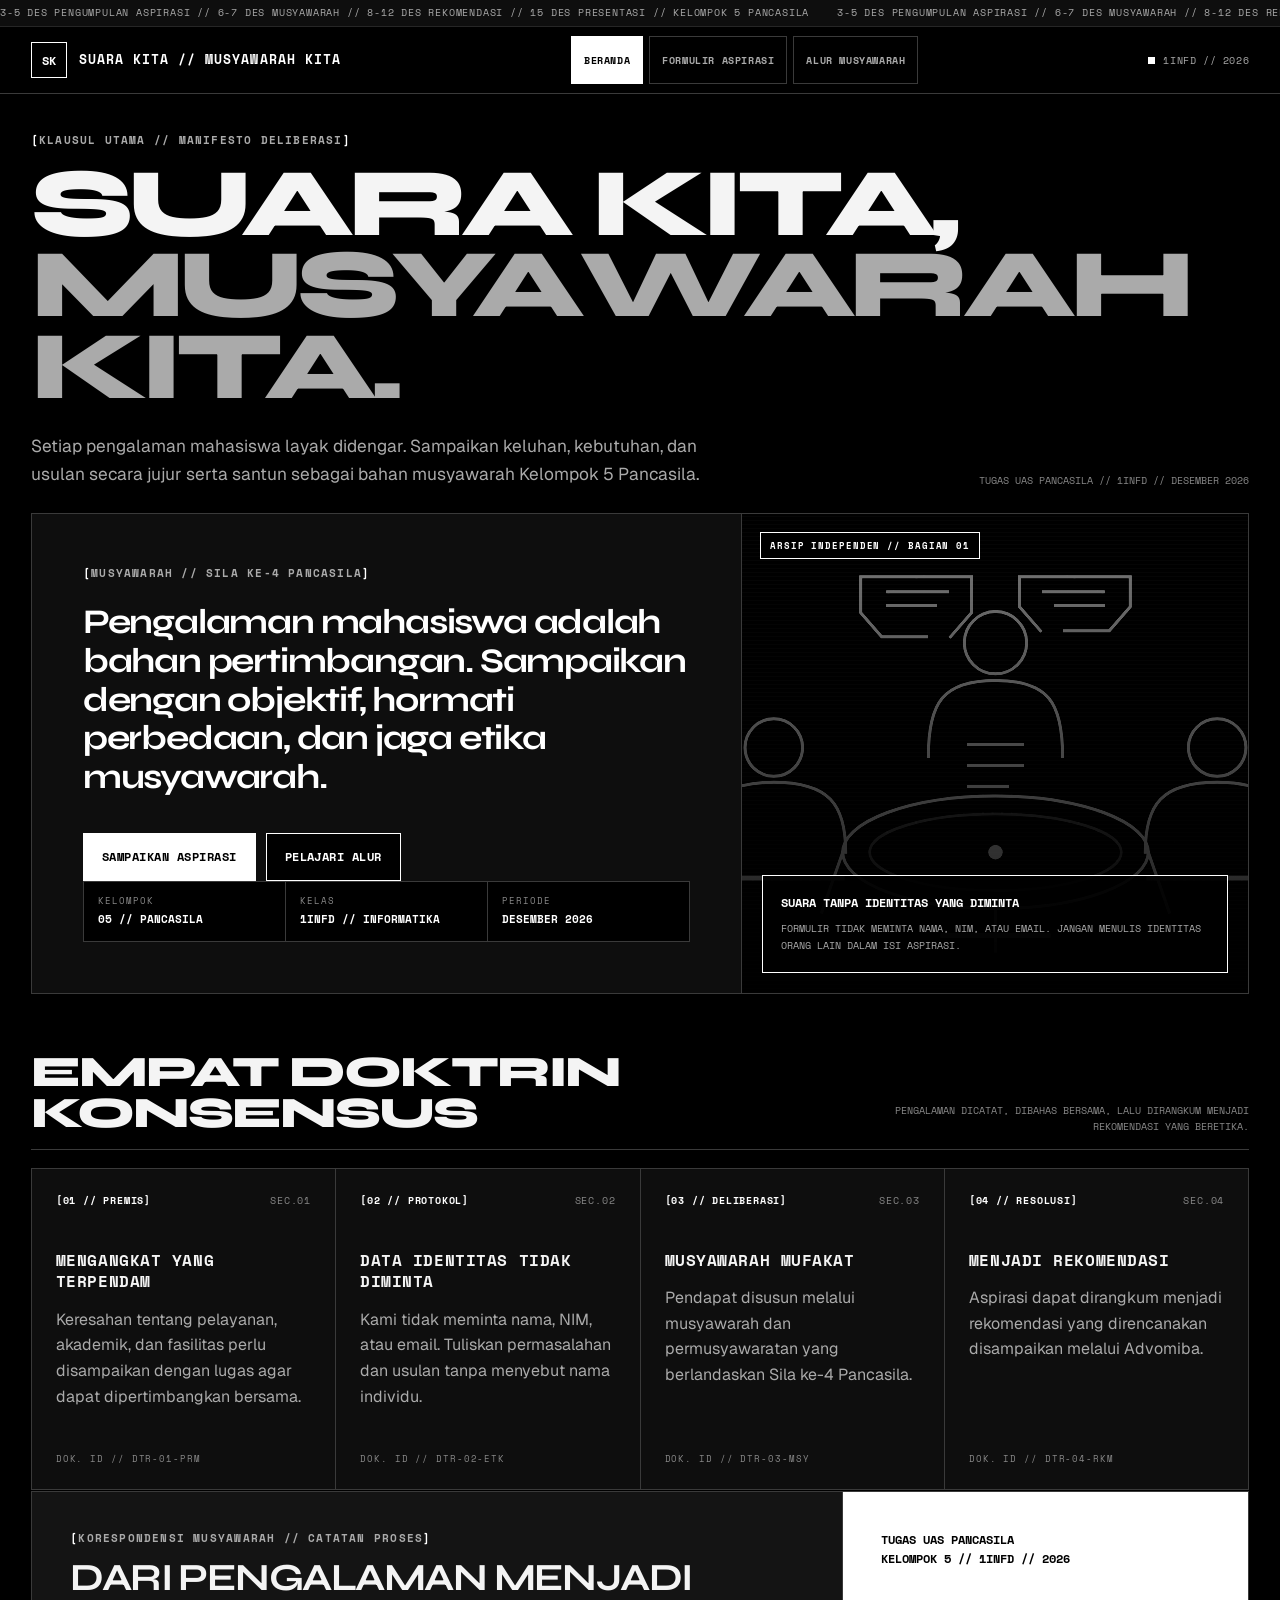
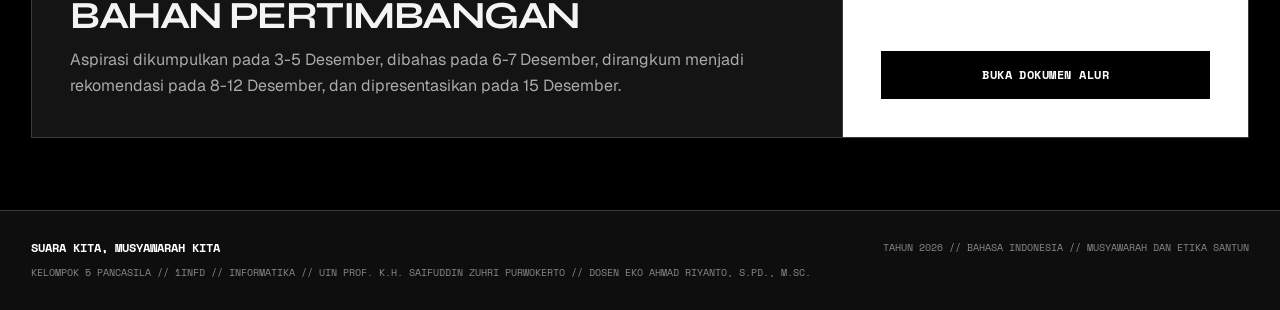
<file: index.html>
<!DOCTYPE html>
<html lang="id">
<head>
  <meta charset="UTF-8">
  <meta name="viewport" content="width=device-width, initial-scale=1.0">
  <meta name="theme-color" content="#000000">
  <meta name="description" content="Saluran aspirasi mahasiswa 1INFD untuk tugas UAS Pancasila Kelompok 5.">
  <title>Suara Kita, Musyawarah Kita</title>
  <link rel="preconnect" href="https://fonts.googleapis.com">
  <link rel="preconnect" href="https://fonts.gstatic.com" crossorigin>
  <link href="https://fonts.googleapis.com/css2?family=Geist:wght@400;500;700&family=Space+Mono:wght@400;700&family=Syne:wght@700;800&display=swap" rel="stylesheet">
  <link rel="stylesheet" href="css/style.css">
</head>
<body>
  <a class="skip-link" href="#konten">Lewati ke konten</a>

  <header class="site-header">
    <div class="ticker" aria-label="Agenda kegiatan">
      <div class="ticker-track">
        <div class="ticker-group"><span>3-5 DES PENGUMPULAN ASPIRASI // 6-7 DES MUSYAWARAH // 8-12 DES REKOMENDASI // 15 DES PRESENTASI // KELOMPOK 5 PANCASILA</span></div>
        <div class="ticker-group" aria-hidden="true"><span>3-5 DES PENGUMPULAN ASPIRASI // 6-7 DES MUSYAWARAH // 8-12 DES REKOMENDASI // 15 DES PRESENTASI // KELOMPOK 5 PANCASILA</span></div>
      </div>
    </div>
    <div class="nav-shell">
      <a class="brand" href="index.html" aria-label="Beranda Suara Kita">
        <span class="brand-mark">SK</span>
        <span class="brand-text">Suara Kita // Musyawarah Kita</span>
      </a>
      <nav class="site-nav" aria-label="Navigasi utama">
        <a href="index.html" aria-current="page">Beranda</a>
        <a href="form.html">Formulir Aspirasi</a>
        <a href="info.html">Alur Musyawarah</a>
      </nav>
      <span class="header-code">1INFD // 2026</span>
    </div>
  </header>

  <main class="page" id="konten">
    <section class="masthead" aria-labelledby="hero-title">
      <p class="page-kicker">Klausul utama // Manifesto deliberasi</p>
      <h1 class="display" id="hero-title">Suara Kita,<span>Musya<wbr>warah <wbr>Kita.</span></h1>
      <div class="masthead-bottom">
        <p class="lead">Setiap pengalaman mahasiswa layak didengar. Sampaikan keluhan, kebutuhan, dan usulan secara jujur serta santun sebagai bahan musyawarah Kelompok 5 Pancasila.</p>
        <p class="masthead-code">Tugas UAS Pancasila // 1INFD // Desember 2026</p>
      </div>
    </section>

    <section class="hero-grid" aria-label="Manifesto dan saluran aspirasi">
      <div class="hero-main">
        <div>
          <p class="page-kicker">Musyawarah // Sila ke-4 Pancasila</p>
          <p class="hero-statement">Pengalaman mahasiswa adalah bahan pertimbangan. Sampaikan dengan objektif, hormati perbedaan, dan jaga etika musyawarah.</p>
        </div>
        <div>
          <div class="hero-actions">
            <a class="btn" href="form.html">Sampaikan aspirasi</a>
            <a class="btn secondary" href="info.html">Pelajari alur</a>
          </div>
          <div class="hero-meta" aria-label="Identitas kegiatan">
            <div><span>Kelompok</span><strong>05 // Pancasila</strong></div>
            <div><span>Kelas</span><strong>1INFD // Informatika</strong></div>
            <div><span>Periode</span><strong>Desember 2026</strong></div>
          </div>
        </div>
      </div>

      <figure class="hero-archive">
        <div class="archive-image">
          <img src="assets/suara.svg" alt="Ilustrasi forum musyawarah mahasiswa di sekitar meja">
        </div>
        <span class="archive-tag">Arsip independen // Bagian 01</span>
        <figcaption class="archive-copy">
          <strong>Suara tanpa identitas yang diminta</strong>
          <p>Formulir tidak meminta nama, NIM, atau email. Jangan menulis identitas orang lain dalam isi aspirasi.</p>
        </figcaption>
      </figure>
    </section>

    <div class="section-header">
      <h2>Empat doktrin konsensus</h2>
      <p>Pengalaman dicatat, dibahas bersama, lalu dirangkum menjadi rekomendasi yang beretika.</p>
    </div>

    <section class="doctrine-grid" aria-label="Empat gagasan utama">
      <article class="doctrine">
        <div class="doctrine-index"><strong>[01 // PREMIS]</strong><span>SEC.01</span></div>
        <h3>Mengangkat yang terpendam</h3>
        <p>Keresahan tentang pelayanan, akademik, dan fasilitas perlu disampaikan dengan lugas agar dapat dipertimbangkan bersama.</p>
        <span class="doc-id">DOK. ID // DTR-01-PRM</span>
      </article>
      <article class="doctrine">
        <div class="doctrine-index"><strong>[02 // PROTOKOL]</strong><span>SEC.02</span></div>
        <h3>Data identitas tidak diminta</h3>
        <p>Kami tidak meminta nama, NIM, atau email. Tuliskan permasalahan dan usulan tanpa menyebut nama individu.</p>
        <span class="doc-id">DOK. ID // DTR-02-ETK</span>
      </article>
      <article class="doctrine">
        <div class="doctrine-index"><strong>[03 // DELIBERASI]</strong><span>SEC.03</span></div>
        <h3>Musyawarah mufakat</h3>
        <p>Pendapat disusun melalui musyawarah dan permusyawaratan yang berlandaskan Sila ke-4 Pancasila.</p>
        <span class="doc-id">DOK. ID // DTR-03-MSY</span>
      </article>
      <article class="doctrine">
        <div class="doctrine-index"><strong>[04 // RESOLUSI]</strong><span>SEC.04</span></div>
        <h3>Menjadi rekomendasi</h3>
        <p>Aspirasi dapat dirangkum menjadi rekomendasi yang direncanakan disampaikan melalui Advomiba.</p>
        <span class="doc-id">DOK. ID // DTR-04-RKM</span>
      </article>
    </section>

    <section class="home-log" aria-label="Informasi pengolahan aspirasi">
      <div class="log-copy">
        <p class="page-kicker">Korespondensi musyawarah // Catatan proses</p>
        <h2>Dari pengalaman menjadi bahan pertimbangan</h2>
        <p>Aspirasi dikumpulkan pada 3-5 Desember, dibahas pada 6-7 Desember, dirangkum menjadi rekomendasi pada 8-12 Desember, dan dipresentasikan pada 15 Desember.</p>
      </div>
      <div class="log-cta">
        <p>Tugas UAS Pancasila<br>Kelompok 5 // 1INFD // 2026</p>
        <a class="btn" href="info.html">Buka dokumen alur</a>
      </div>
    </section>
  </main>

  <footer class="site-footer">
    <div class="footer-inner">
      <div>
        <p class="footer-brand">Suara Kita, Musyawarah Kita</p>
        <p class="footer-copy">Kelompok 5 Pancasila // 1INFD // Informatika // UIN Prof. K.H. Saifuddin Zuhri Purwokerto // Dosen Eko Ahmad Riyanto, S.Pd., M.Sc.</p>
      </div>
      <p class="footer-code">Tahun 2026 // Bahasa Indonesia // Musyawarah dan etika santun</p>
    </div>
  </footer>

  <script src="js/motion.js"></script>
</body>
</html>
</file>
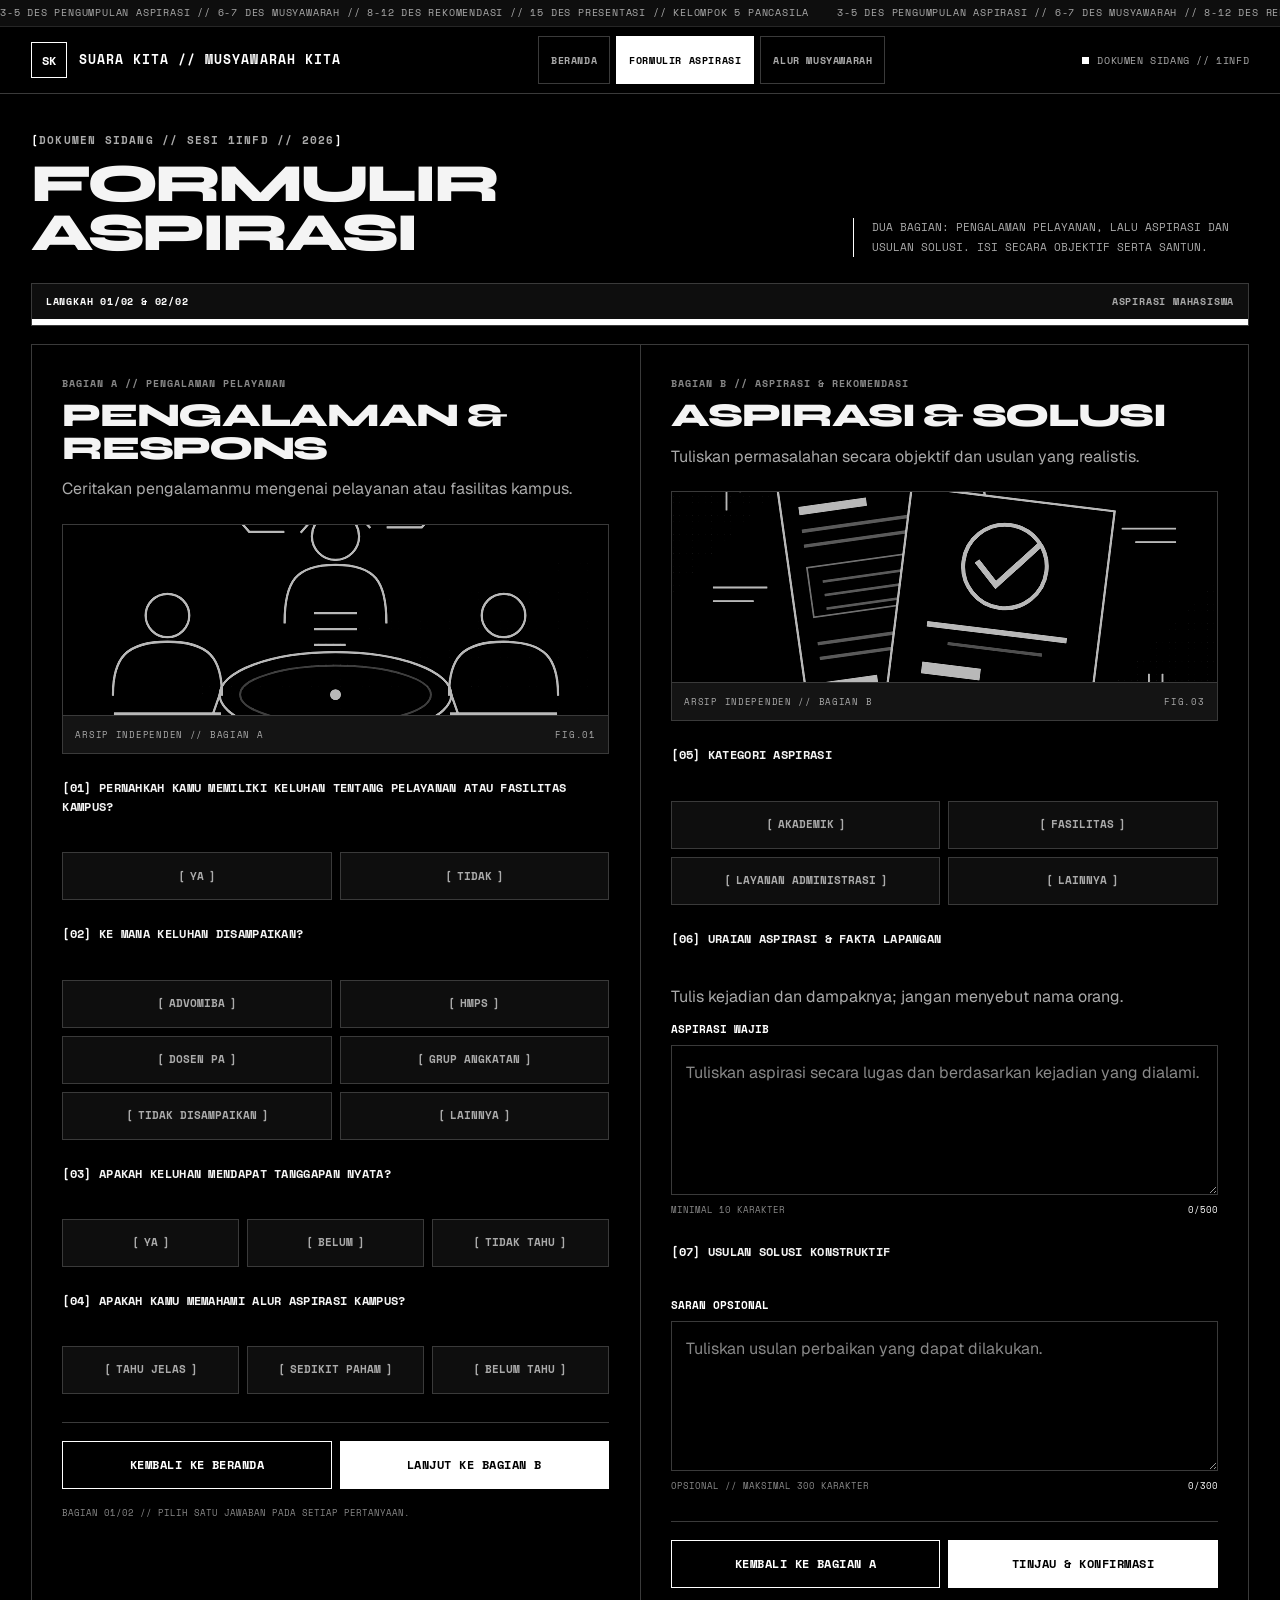
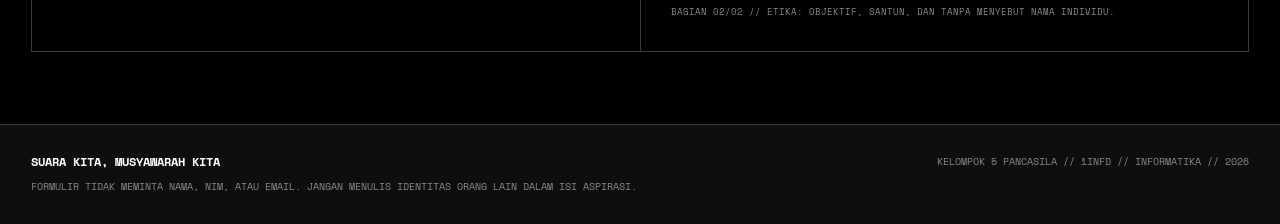
<file: form.html>
<!DOCTYPE html>
<html lang="id">
<head>
  <meta charset="UTF-8">
  <meta name="viewport" content="width=device-width, initial-scale=1.0">
  <meta name="theme-color" content="#000000">
  <meta name="description" content="Formulir aspirasi mahasiswa 1INFD, Kelompok 5 Pancasila.">
  <title>Formulir Aspirasi - Suara Kita</title>
  <link rel="preconnect" href="https://fonts.googleapis.com">
  <link rel="preconnect" href="https://fonts.gstatic.com" crossorigin>
  <link href="https://fonts.googleapis.com/css2?family=Geist:wght@400;500;700&family=Space+Mono:wght@400;700&family=Syne:wght@700;800&display=swap" rel="stylesheet">
  <link rel="stylesheet" href="css/style.css">
</head>
<body>
  <a class="skip-link" href="#konten">Lewati ke formulir</a>

  <header class="site-header">
    <div class="ticker" aria-label="Agenda kegiatan">
      <div class="ticker-track">
        <div class="ticker-group"><span>3-5 DES PENGUMPULAN ASPIRASI // 6-7 DES MUSYAWARAH // 8-12 DES REKOMENDASI // 15 DES PRESENTASI // KELOMPOK 5 PANCASILA</span></div>
        <div class="ticker-group" aria-hidden="true"><span>3-5 DES PENGUMPULAN ASPIRASI // 6-7 DES MUSYAWARAH // 8-12 DES REKOMENDASI // 15 DES PRESENTASI // KELOMPOK 5 PANCASILA</span></div>
      </div>
    </div>
    <div class="nav-shell">
      <a class="brand" href="index.html" aria-label="Beranda Suara Kita">
        <span class="brand-mark">SK</span>
        <span class="brand-text">Suara Kita // Musyawarah Kita</span>
      </a>
      <nav class="site-nav" aria-label="Navigasi utama">
        <a href="index.html">Beranda</a>
        <a href="form.html" aria-current="page">Formulir Aspirasi</a>
        <a href="info.html">Alur Musyawarah</a>
      </nav>
      <span class="header-code">Dokumen sidang // 1INFD</span>
    </div>
  </header>

  <main class="page form-shell" id="konten">
    <div class="form-intro">
      <div>
        <p class="page-kicker">Dokumen sidang // Sesi 1INFD // 2026</p>
        <h1>Formulir aspirasi</h1>
      </div>
      <p class="intro-note">Dua bagian: pengalaman pelayanan, lalu aspirasi dan usulan solusi. Isi secara objektif serta santun.</p>
    </div>

    <noscript><p class="error" role="alert">JavaScript harus aktif untuk melanjutkan formulir.</p></noscript>

    <div class="form-progress" aria-label="Kemajuan pengisian">
      <div class="progress-meta"><span id="progress-text">Langkah 01/02</span><span>Aspirasi mahasiswa</span></div>
      <div class="progress-bar"><div class="progress-fill" id="progress-fill"></div></div>
    </div>

    <div class="error" id="form-error" hidden role="alert"></div>

    <form class="aspirasi-form" id="aspirasi-form" novalidate>
      <section class="step" id="step-one" aria-labelledby="step-one-title">
        <div class="step-heading">
          <p>Bagian A // Pengalaman pelayanan</p>
          <h2 id="step-one-title">Pengalaman &amp; respons</h2>
          <span>Ceritakan pengalamanmu mengenai pelayanan atau fasilitas kampus.</span>
        </div>

        <figure class="form-figure">
          <img src="assets/suara.svg" alt="Ilustrasi forum musyawarah mahasiswa" loading="eager">
          <figcaption><span>Arsip independen // Bagian A</span><span>FIG.01</span></figcaption>
        </figure>

        <fieldset>
          <legend>[01] Pernahkah kamu memiliki keluhan tentang pelayanan atau fasilitas kampus?</legend>
          <div class="option-grid two">
            <div class="option-card"><input id="keluhan-ya" type="radio" name="pernah_keluhan" value="Ya"><label for="keluhan-ya">Ya</label></div>
            <div class="option-card"><input id="keluhan-tidak" type="radio" name="pernah_keluhan" value="Tidak"><label for="keluhan-tidak">Tidak</label></div>
          </div>
        </fieldset>

        <fieldset>
          <legend>[02] Ke mana keluhan disampaikan?</legend>
          <div class="option-grid two">
            <div class="option-card"><input id="saluran-advomiba" type="radio" name="disampaikan_ke" value="Advomiba"><label for="saluran-advomiba">Advomiba</label></div>
            <div class="option-card"><input id="saluran-hmps" type="radio" name="disampaikan_ke" value="HMPS"><label for="saluran-hmps">HMPS</label></div>
            <div class="option-card"><input id="saluran-pa" type="radio" name="disampaikan_ke" value="Dosen PA"><label for="saluran-pa">Dosen PA</label></div>
            <div class="option-card"><input id="saluran-grup" type="radio" name="disampaikan_ke" value="Grup angkatan"><label for="saluran-grup">Grup angkatan</label></div>
            <div class="option-card"><input id="saluran-belum" type="radio" name="disampaikan_ke" value="Tidak disampaikan"><label for="saluran-belum">Tidak disampaikan</label></div>
            <div class="option-card"><input id="saluran-lain" type="radio" name="disampaikan_ke" value="Lainnya"><label for="saluran-lain">Lainnya</label></div>
          </div>
        </fieldset>

        <fieldset>
          <legend>[03] Apakah keluhan mendapat tanggapan nyata?</legend>
          <div class="option-grid three">
            <div class="option-card"><input id="tanggapan-ya" type="radio" name="ditanggapi" value="Ya"><label for="tanggapan-ya">Ya</label></div>
            <div class="option-card"><input id="tanggapan-belum" type="radio" name="ditanggapi" value="Belum"><label for="tanggapan-belum">Belum</label></div>
            <div class="option-card"><input id="tanggapan-tahu" type="radio" name="ditanggapi" value="Tidak tahu"><label for="tanggapan-tahu">Tidak tahu</label></div>
          </div>
        </fieldset>

        <fieldset>
          <legend>[04] Apakah kamu memahami alur aspirasi kampus?</legend>
          <div class="option-grid three">
            <div class="option-card"><input id="alur-tahu" type="radio" name="tahu_alur" value="Tahu"><label for="alur-tahu">Tahu jelas</label></div>
            <div class="option-card"><input id="alur-sedikit" type="radio" name="tahu_alur" value="Sedikit"><label for="alur-sedikit">Sedikit paham</label></div>
            <div class="option-card"><input id="alur-tidak" type="radio" name="tahu_alur" value="Tidak tahu"><label for="alur-tidak">Belum tahu</label></div>
          </div>
        </fieldset>

        <div class="form-actions">
          <a class="btn secondary" href="index.html">Kembali ke beranda</a>
          <button class="btn" id="to-step-two" type="button">Lanjut ke bagian B</button>
        </div>
        <p class="form-footnote">Bagian 01/02 // Pilih satu jawaban pada setiap pertanyaan.</p>
      </section>

      <section class="step" id="step-two" aria-labelledby="step-two-title" hidden>
        <div class="step-heading">
          <p>Bagian B // Aspirasi &amp; rekomendasi</p>
          <h2 id="step-two-title">Aspirasi &amp; solusi</h2>
          <span>Tuliskan permasalahan secara objektif dan usulan yang realistis.</span>
        </div>

        <figure class="form-figure">
          <img src="assets/musyawarah.svg" alt="Ilustrasi dokumen deliberasi dengan tanda centang" loading="lazy">
          <figcaption><span>Arsip independen // Bagian B</span><span>FIG.03</span></figcaption>
        </figure>

        <fieldset>
          <legend>[05] Kategori aspirasi</legend>
          <div class="option-grid two">
            <div class="option-card"><input id="kategori-akademik" type="radio" name="kategori" value="Akademik"><label for="kategori-akademik">Akademik</label></div>
            <div class="option-card"><input id="kategori-fasilitas" type="radio" name="kategori" value="Fasilitas"><label for="kategori-fasilitas">Fasilitas</label></div>
            <div class="option-card"><input id="kategori-administrasi" type="radio" name="kategori" value="Layanan administrasi"><label for="kategori-administrasi">Layanan administrasi</label></div>
            <div class="option-card"><input id="kategori-lain" type="radio" name="kategori" value="Lainnya"><label for="kategori-lain">Lainnya</label></div>
          </div>
        </fieldset>

        <fieldset>
          <legend>[06] Uraian aspirasi &amp; fakta lapangan</legend>
          <p class="helper" id="aspirasi-help">Tulis kejadian dan dampaknya; jangan menyebut nama orang.</p>
          <div class="field">
            <label for="aspirasi">Aspirasi wajib</label>
            <textarea id="aspirasi" name="aspirasi" maxlength="500" required aria-describedby="aspirasi-help aspirasi-count" placeholder="Tuliskan aspirasi secara lugas dan berdasarkan kejadian yang dialami."></textarea>
            <div class="field-meta"><span>Minimal 10 karakter</span><span id="aspirasi-count">0/500</span></div>
          </div>
        </fieldset>

        <fieldset>
          <legend>[07] Usulan solusi konstruktif</legend>
          <div class="field">
            <label for="saran">Saran opsional</label>
            <textarea id="saran" name="saran" maxlength="300" rows="4" aria-describedby="saran-count" placeholder="Tuliskan usulan perbaikan yang dapat dilakukan."></textarea>
            <div class="field-meta"><span>Opsional // Maksimal 300 karakter</span><span id="saran-count">0/300</span></div>
          </div>
        </fieldset>

        <div class="honeypot" aria-hidden="true">
          <label for="website">Jangan isi kolom ini</label>
          <input id="website" name="website" type="text" tabindex="-1" autocomplete="off">
        </div>

        <div class="form-actions">
          <button class="btn secondary" id="to-step-one" type="button">Kembali ke bagian A</button>
          <button class="btn" id="to-confirmation" type="button">Tinjau &amp; konfirmasi</button>
        </div>
        <p class="form-footnote">Bagian 02/02 // Etika: objektif, santun, dan tanpa menyebut nama individu.</p>
      </section>
    </form>
  </main>

  <footer class="site-footer">
    <div class="footer-inner">
      <div>
        <p class="footer-brand">Suara Kita, Musyawarah Kita</p>
        <p class="footer-copy">Formulir tidak meminta nama, NIM, atau email. Jangan menulis identitas orang lain dalam isi aspirasi.</p>
      </div>
      <p class="footer-code">Kelompok 5 Pancasila // 1INFD // Informatika // 2026</p>
    </div>
  </footer>

  <script src="js/config.js"></script>
  <script src="js/form.js"></script>
</body>
</html>
</file>
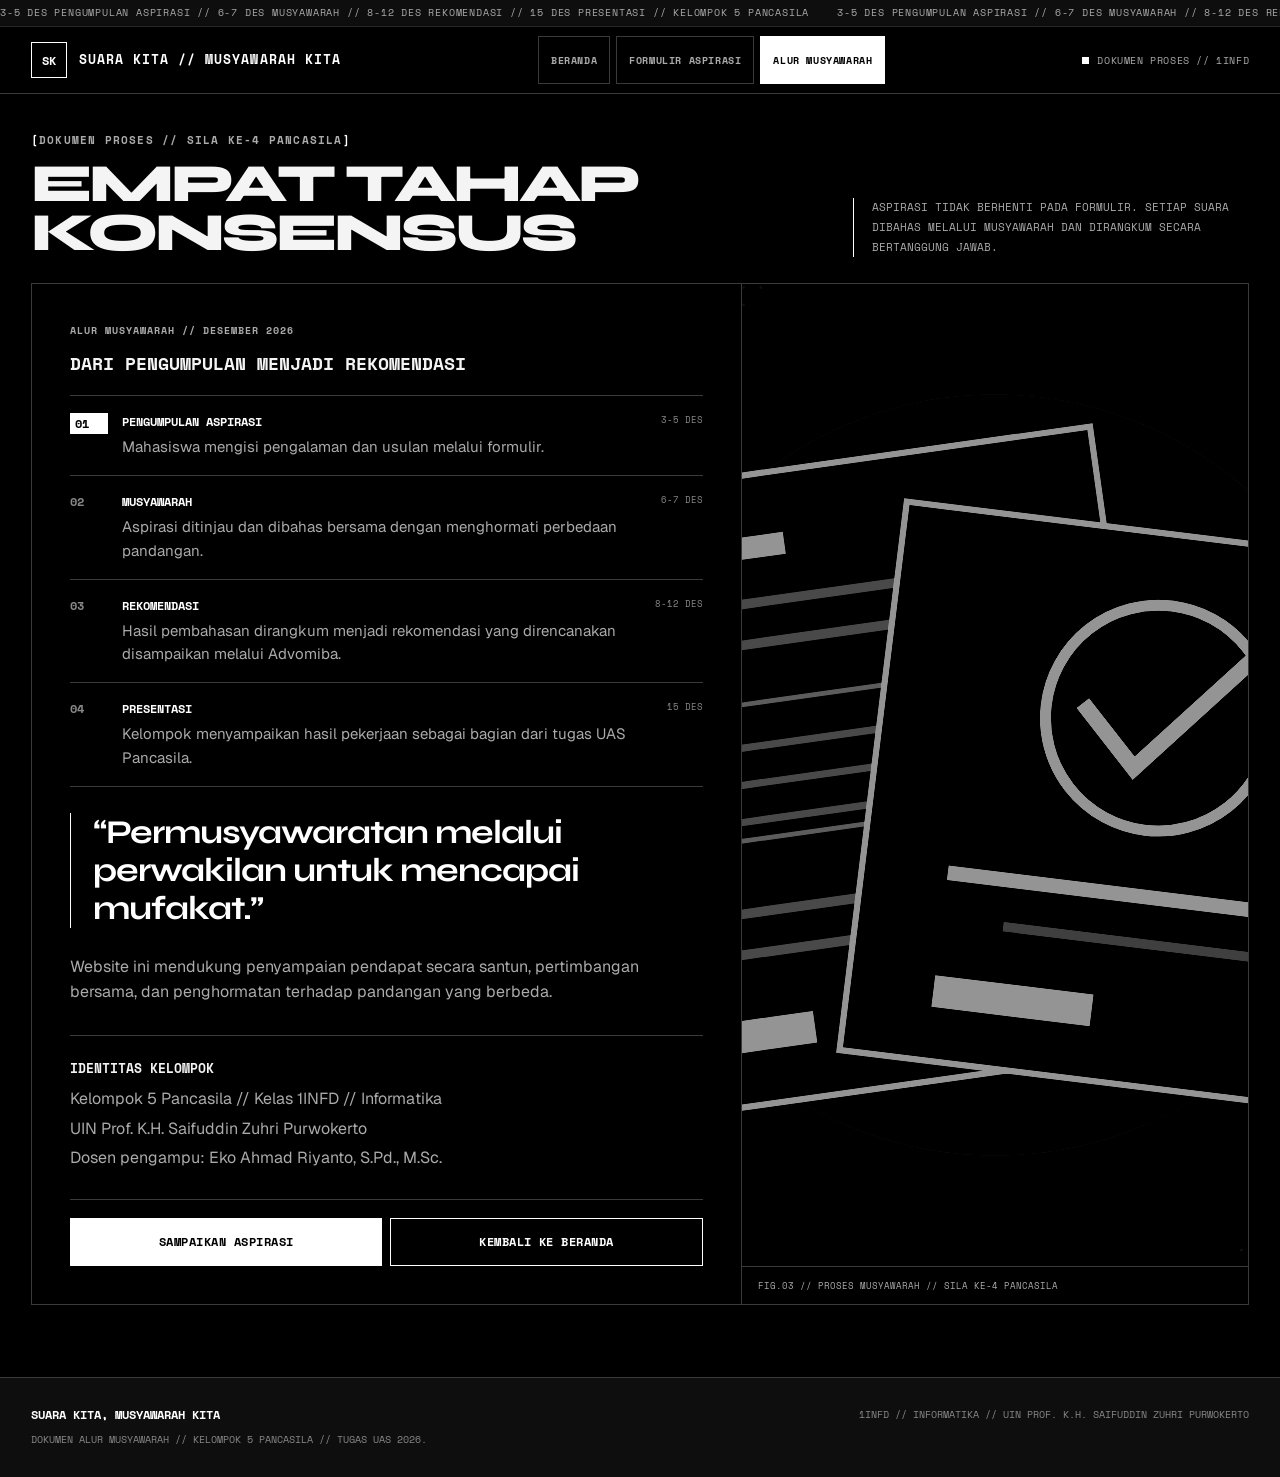
<file: info.html>
<!DOCTYPE html>
<html lang="id">
<head>
  <meta charset="UTF-8">
  <meta name="viewport" content="width=device-width, initial-scale=1.0">
  <meta name="theme-color" content="#000000">
  <meta name="description" content="Alur musyawarah dan informasi Kelompok 5 Pancasila.">
  <title>Alur Musyawarah - Suara Kita</title>
  <link rel="preconnect" href="https://fonts.googleapis.com">
  <link rel="preconnect" href="https://fonts.gstatic.com" crossorigin>
  <link href="https://fonts.googleapis.com/css2?family=Geist:wght@400;500;700&family=Space+Mono:wght@400;700&family=Syne:wght@700;800&display=swap" rel="stylesheet">
  <link rel="stylesheet" href="css/style.css">
</head>
<body>
  <a class="skip-link" href="#konten">Lewati ke alur musyawarah</a>

  <header class="site-header">
    <div class="ticker" aria-label="Agenda kegiatan">
      <div class="ticker-track">
        <div class="ticker-group"><span>3-5 DES PENGUMPULAN ASPIRASI // 6-7 DES MUSYAWARAH // 8-12 DES REKOMENDASI // 15 DES PRESENTASI // KELOMPOK 5 PANCASILA</span></div>
        <div class="ticker-group" aria-hidden="true"><span>3-5 DES PENGUMPULAN ASPIRASI // 6-7 DES MUSYAWARAH // 8-12 DES REKOMENDASI // 15 DES PRESENTASI // KELOMPOK 5 PANCASILA</span></div>
      </div>
    </div>
    <div class="nav-shell">
      <a class="brand" href="index.html" aria-label="Beranda Suara Kita">
        <span class="brand-mark">SK</span>
        <span class="brand-text">Suara Kita // Musyawarah Kita</span>
      </a>
      <nav class="site-nav" aria-label="Navigasi utama">
        <a href="index.html">Beranda</a>
        <a href="form.html">Formulir Aspirasi</a>
        <a href="info.html" aria-current="page">Alur Musyawarah</a>
      </nav>
      <span class="header-code">Dokumen proses // 1INFD</span>
    </div>
  </header>

  <main class="page" id="konten">
    <div class="info-intro">
      <div>
        <p class="page-kicker">Dokumen proses // Sila ke-4 Pancasila</p>
        <h1>Empat tahap konsensus</h1>
      </div>
      <p class="intro-note">Aspirasi tidak berhenti pada formulir. Setiap suara dibahas melalui musyawarah dan dirangkum secara bertanggung jawab.</p>
    </div>

    <div class="info-layout">
      <section class="info-copy" aria-labelledby="info-title">
        <p class="panel-label">Alur musyawarah // Desember 2026</p>
        <h2 class="panel-title" id="info-title">Dari pengumpulan menjadi rekomendasi</h2>
        <ol class="process-list">
          <li class="stage active">
            <span class="stage-index">01</span>
            <div><h3>Pengumpulan aspirasi</h3><p>Mahasiswa mengisi pengalaman dan usulan melalui formulir.</p></div>
            <span class="stage-date">3-5 Des</span>
          </li>
          <li class="stage">
            <span class="stage-index">02</span>
            <div><h3>Musyawarah</h3><p>Aspirasi ditinjau dan dibahas bersama dengan menghormati perbedaan pandangan.</p></div>
            <span class="stage-date">6-7 Des</span>
          </li>
          <li class="stage">
            <span class="stage-index">03</span>
            <div><h3>Rekomendasi</h3><p>Hasil pembahasan dirangkum menjadi rekomendasi yang direncanakan disampaikan melalui Advomiba.</p></div>
            <span class="stage-date">8-12 Des</span>
          </li>
          <li class="stage">
            <span class="stage-index">04</span>
            <div><h3>Presentasi</h3><p>Kelompok menyampaikan hasil pekerjaan sebagai bagian dari tugas UAS Pancasila.</p></div>
            <span class="stage-date">15 Des</span>
          </li>
        </ol>

        <blockquote>“Permusyawaratan melalui perwakilan untuk mencapai mufakat.”</blockquote>
        <p>Website ini mendukung penyampaian pendapat secara santun, pertimbangan bersama, dan penghormatan terhadap pandangan yang berbeda.</p>

        <div class="identity-card">
          <h2>Identitas kelompok</h2>
          <p>Kelompok 5 Pancasila // Kelas 1INFD // Informatika</p>
          <p>UIN Prof. K.H. Saifuddin Zuhri Purwokerto</p>
          <p>Dosen pengampu: Eko Ahmad Riyanto, S.Pd., M.Sc.</p>
        </div>

        <div class="form-actions">
          <a class="btn" href="form.html">Sampaikan aspirasi</a>
          <a class="btn secondary" href="index.html">Kembali ke beranda</a>
        </div>
      </section>

      <figure class="info-figure">
        <img src="assets/musyawarah.svg" alt="Ilustrasi dokumen deliberasi untuk proses musyawarah" loading="lazy">
        <figcaption>FIG.03 // Proses musyawarah // Sila ke-4 Pancasila</figcaption>
      </figure>
    </div>
  </main>

  <footer class="site-footer">
    <div class="footer-inner">
      <div>
        <p class="footer-brand">Suara Kita, Musyawarah Kita</p>
        <p class="footer-copy">Dokumen alur musyawarah // Kelompok 5 Pancasila // Tugas UAS 2026.</p>
      </div>
      <p class="footer-code">1INFD // Informatika // UIN Prof. K.H. Saifuddin Zuhri Purwokerto</p>
    </div>
  </footer>
</body>
</html>
</file>
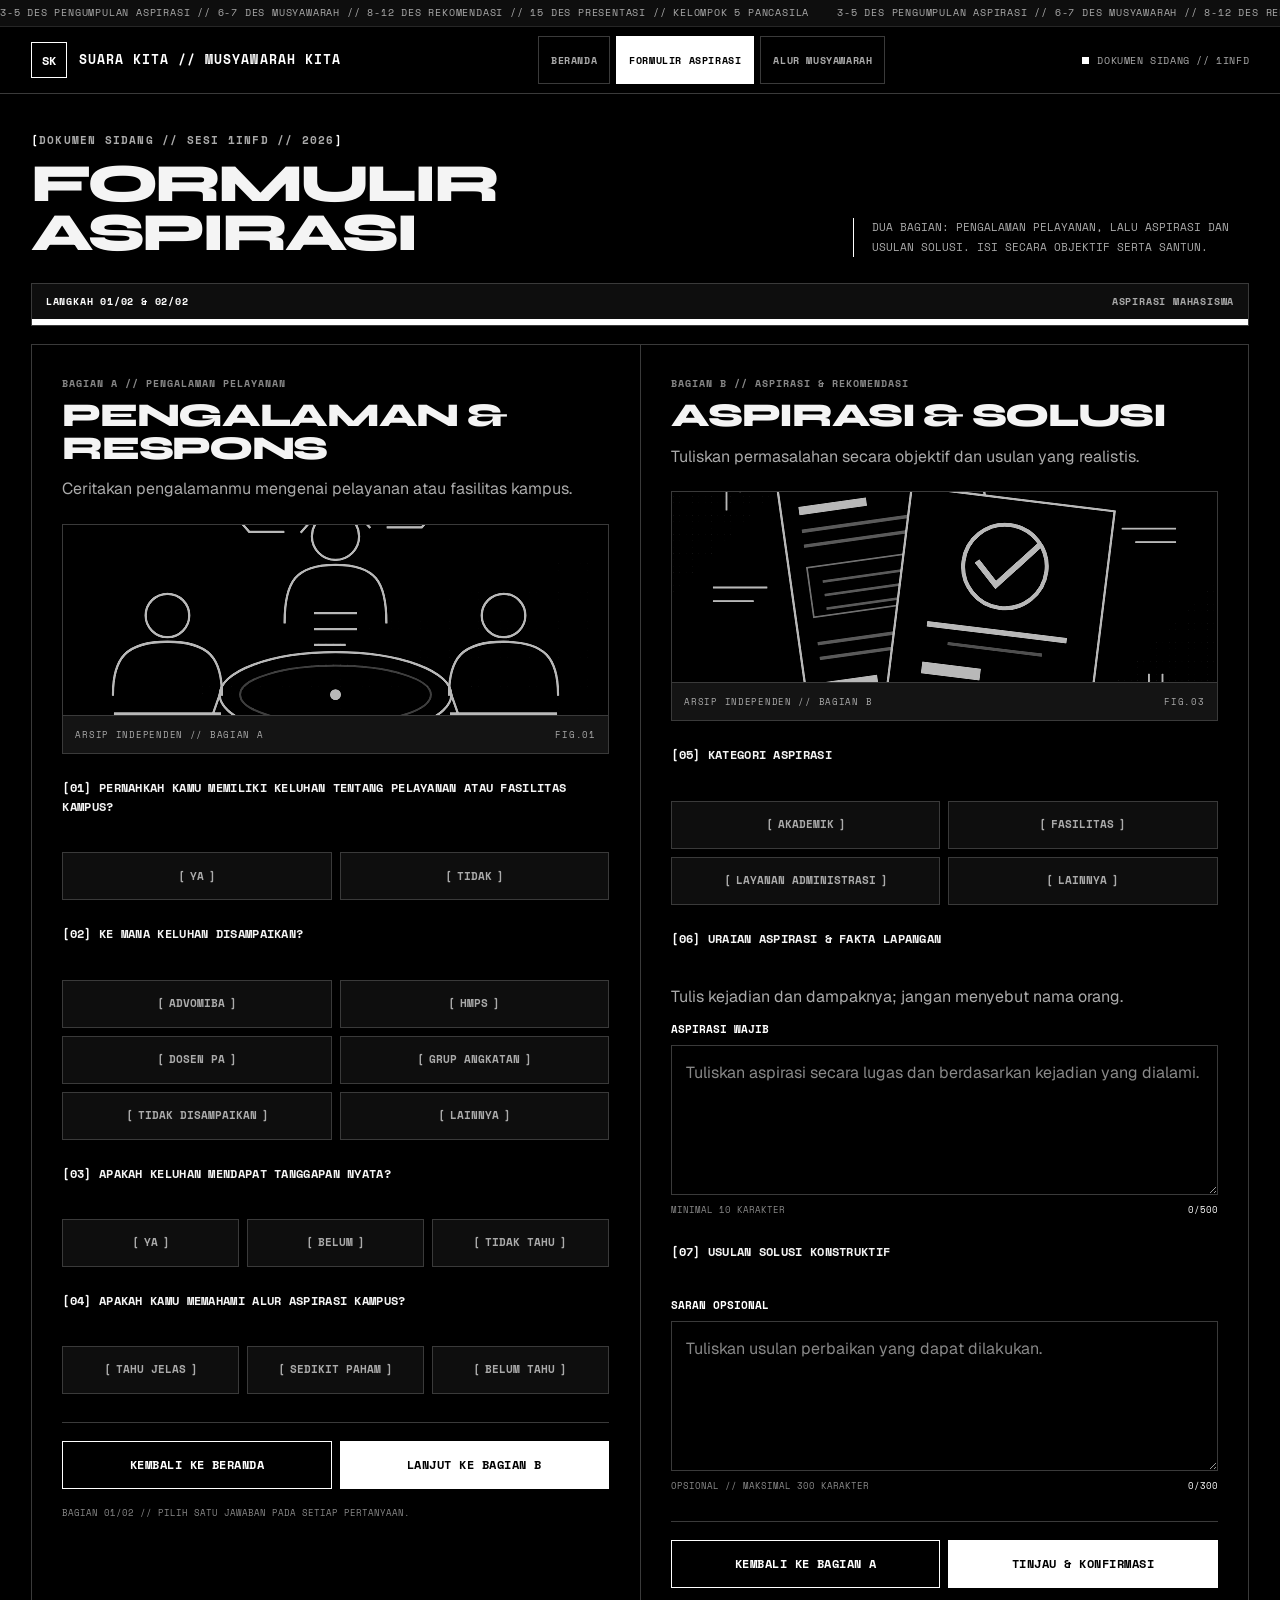
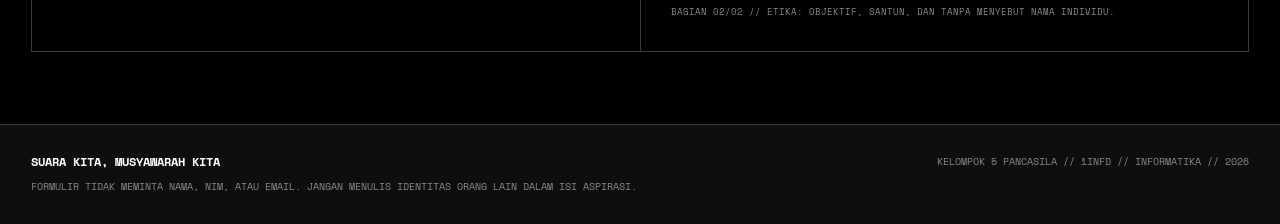
<file: konfirmasi.html>
<!DOCTYPE html>
<html lang="id">
<head>
  <meta charset="UTF-8">
  <meta name="viewport" content="width=device-width, initial-scale=1.0">
  <meta name="theme-color" content="#000000">
  <meta name="description" content="Tinjau dan konfirmasi aspirasi sebelum dikirim.">
  <title>Konfirmasi Aspirasi - Suara Kita</title>
  <link rel="preconnect" href="https://fonts.googleapis.com">
  <link rel="preconnect" href="https://fonts.gstatic.com" crossorigin>
  <link href="https://fonts.googleapis.com/css2?family=Geist:wght@400;500;700&family=Space+Mono:wght@400;700&family=Syne:wght@700;800&display=swap" rel="stylesheet">
  <link rel="stylesheet" href="css/style.css">
</head>
<body>
  <a class="skip-link" href="#konten">Lewati ke konfirmasi</a>

  <header class="site-header">
    <div class="ticker" aria-label="Agenda kegiatan">
      <div class="ticker-track">
        <div class="ticker-group"><span>3-5 DES PENGUMPULAN ASPIRASI // 6-7 DES MUSYAWARAH // 8-12 DES REKOMENDASI // 15 DES PRESENTASI // KELOMPOK 5 PANCASILA</span></div>
        <div class="ticker-group" aria-hidden="true"><span>3-5 DES PENGUMPULAN ASPIRASI // 6-7 DES MUSYAWARAH // 8-12 DES REKOMENDASI // 15 DES PRESENTASI // KELOMPOK 5 PANCASILA</span></div>
      </div>
    </div>
    <div class="nav-shell">
      <a class="brand" href="index.html" aria-label="Beranda Suara Kita">
        <span class="brand-mark">SK</span>
        <span class="brand-text">Suara Kita // Musyawarah Kita</span>
      </a>
      <nav class="site-nav" aria-label="Navigasi utama">
        <a href="index.html">Beranda</a>
        <a href="form.html" aria-current="page">Formulir Aspirasi</a>
        <a href="info.html">Alur Musyawarah</a>
      </nav>
      <span class="header-code">Validasi akhir // 1INFD</span>
    </div>
  </header>

  <main class="page form-shell" id="konten">
    <div class="confirmation-intro">
      <div>
        <p class="page-kicker">Koridor validasi // Lembar kerja resmi mahasiswa</p>
        <h1>Tinjau &amp; validasi suara</h1>
      </div>
      <p class="intro-note">Periksa kembali isi aspirasi, lalu setujui pakta etika sebelum mengirim.</p>
    </div>

    <noscript><p class="error" role="alert">JavaScript harus aktif untuk mengirim aspirasi.</p></noscript>

    <div class="error" id="form-error" hidden role="alert"></div>

    <div class="confirmation-layout">
      <section class="dossier-panel" aria-labelledby="dossier-title">
        <p class="panel-label">Dossier aspirasi // Ringkasan jawaban</p>
        <h2 class="panel-title" id="dossier-title">Verbatim usulan mahasiswa</h2>
        <div class="summary" id="aspirasi-summary" aria-label="Ringkasan aspirasi"></div>

        <label class="pact" for="pact">
          <input id="pact" type="checkbox">
          <span>
            <strong>Pakta etika musyawarah // Sila ke-4</strong>
            Saya menyampaikan aspirasi ini dengan jujur dan santun, tanpa menyebut nama individu.
          </span>
        </label>

        <div class="error status" id="submit-status" hidden role="status"></div>

        <div class="form-actions">
          <a class="btn secondary" href="form.html">Ubah aspirasi</a>
          <button class="btn" id="submit-aspirasi" type="button" disabled>Kirim aspirasi</button>
        </div>
      </section>

      <aside class="process-panel" aria-labelledby="process-title">
        <p class="panel-label">Alur konsensus // Kelompok 5</p>
        <h2 class="panel-title" id="process-title">Empat tahap musyawarah</h2>
        <ol class="process-list">
          <li class="stage active">
            <span class="stage-index">01</span>
            <div><h3>Pengumpulan aspirasi</h3><p>Pengalaman dan usulan dikumpulkan melalui formulir.</p></div>
            <span class="stage-date">3-5 Des</span>
          </li>
          <li class="stage">
            <span class="stage-index">02</span>
            <div><h3>Musyawarah</h3><p>Aspirasi ditinjau dan dibahas bersama.</p></div>
            <span class="stage-date">6-7 Des</span>
          </li>
          <li class="stage">
            <span class="stage-index">03</span>
            <div><h3>Rekomendasi</h3><p>Hasil pembahasan dirangkum menjadi usulan perbaikan.</p></div>
            <span class="stage-date">8-12 Des</span>
          </li>
          <li class="stage">
            <span class="stage-index">04</span>
            <div><h3>Presentasi</h3><p>Kelompok menyampaikan hasil pekerjaan.</p></div>
            <span class="stage-date">15 Des</span>
          </li>
        </ol>
        <div class="privacy-note"><strong>Catatan data</strong><br>Formulir tidak meminta nama, NIM, atau email. Jangan menulis identitas orang lain dalam isi aspirasi.</div>
      </aside>
    </div>
  </main>

  <footer class="site-footer">
    <div class="footer-inner">
      <div>
        <p class="footer-brand">Suara Kita, Musyawarah Kita</p>
        <p class="footer-copy">Konfirmasi terakhir // Aspirasi akan ditinjau sebagai bahan musyawarah Kelompok 5 Pancasila.</p>
      </div>
      <p class="footer-code">Rekomendasi direncanakan disampaikan melalui Advomiba // 2026</p>
    </div>
  </footer>

  <script src="js/config.js"></script>
  <script src="js/form.js"></script>
</body>
</html>
</file>
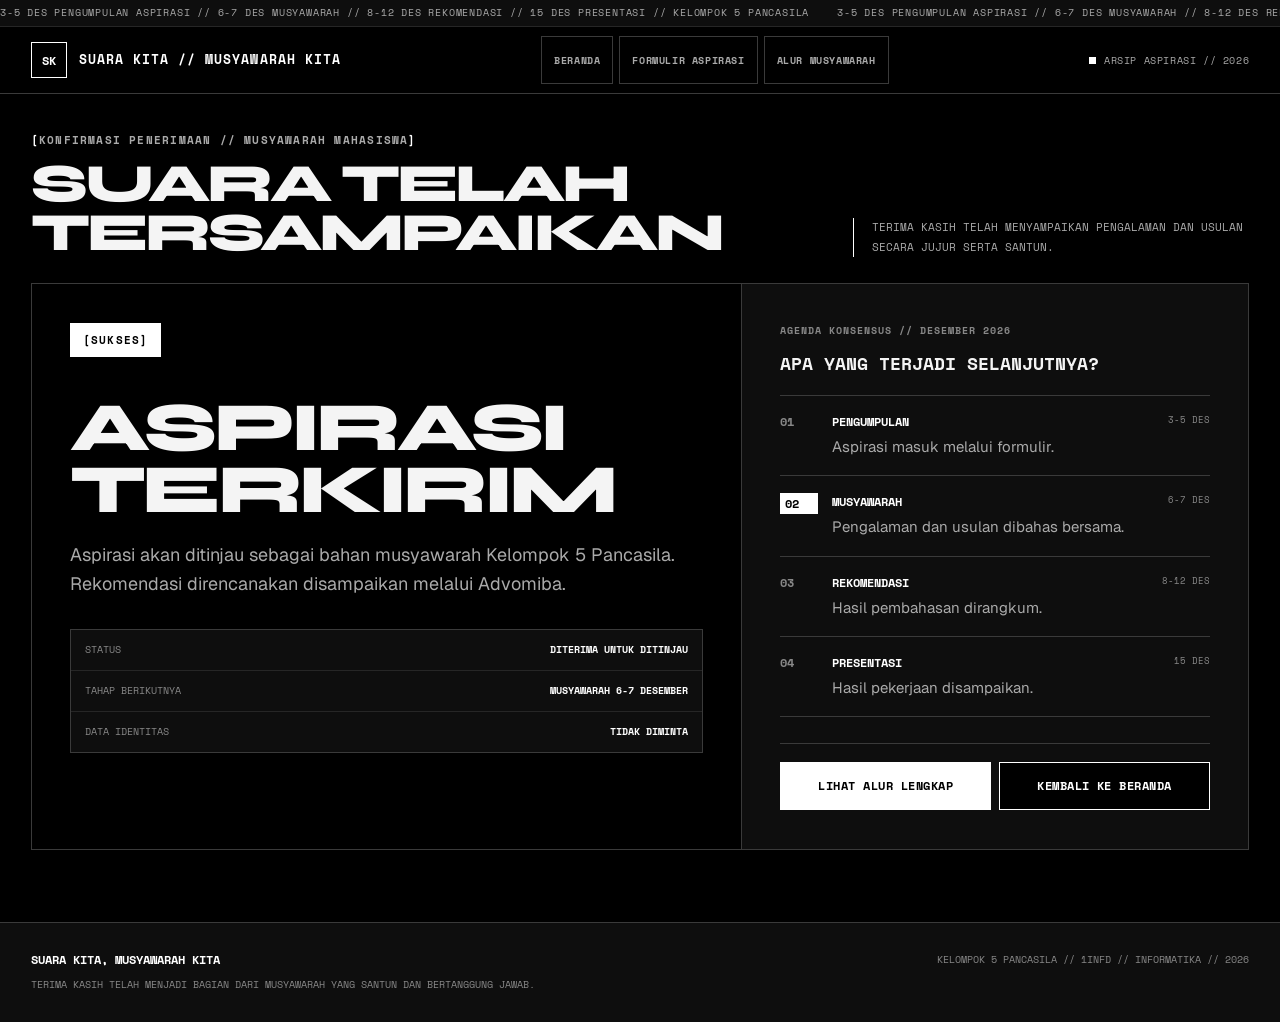
<file: terima-kasih.html>
<!DOCTYPE html>
<html lang="id">
<head>
  <meta charset="UTF-8">
  <meta name="viewport" content="width=device-width, initial-scale=1.0">
  <meta name="theme-color" content="#000000">
  <meta name="description" content="Aspirasi telah terkirim dan siap ditinjau.">
  <title>Aspirasi Terkirim - Suara Kita</title>
  <link rel="preconnect" href="https://fonts.googleapis.com">
  <link rel="preconnect" href="https://fonts.gstatic.com" crossorigin>
  <link href="https://fonts.googleapis.com/css2?family=Geist:wght@400;500;700&family=Space+Mono:wght@400;700&family=Syne:wght@700;800&display=swap" rel="stylesheet">
  <link rel="stylesheet" href="css/style.css">
</head>
<body>
  <a class="skip-link" href="#konten">Lewati ke pesan terima kasih</a>

  <header class="site-header">
    <div class="ticker" aria-label="Agenda kegiatan">
      <div class="ticker-track">
        <div class="ticker-group"><span>3-5 DES PENGUMPULAN ASPIRASI // 6-7 DES MUSYAWARAH // 8-12 DES REKOMENDASI // 15 DES PRESENTASI // KELOMPOK 5 PANCASILA</span></div>
        <div class="ticker-group" aria-hidden="true"><span>3-5 DES PENGUMPULAN ASPIRASI // 6-7 DES MUSYAWARAH // 8-12 DES REKOMENDASI // 15 DES PRESENTASI // KELOMPOK 5 PANCASILA</span></div>
      </div>
    </div>
    <div class="nav-shell">
      <a class="brand" href="index.html" aria-label="Beranda Suara Kita">
        <span class="brand-mark">SK</span>
        <span class="brand-text">Suara Kita // Musyawarah Kita</span>
      </a>
      <nav class="site-nav" aria-label="Navigasi utama">
        <a href="index.html">Beranda</a>
        <a href="form.html">Formulir Aspirasi</a>
        <a href="info.html">Alur Musyawarah</a>
      </nav>
      <span class="header-code">Arsip aspirasi // 2026</span>
    </div>
  </header>

  <main class="page form-shell" id="konten">
    <div class="confirmation-intro">
      <div>
        <p class="page-kicker">Konfirmasi penerimaan // Musyawarah mahasiswa</p>
        <h1>Suara telah tersampaikan</h1>
      </div>
      <p class="intro-note">Terima kasih telah menyampaikan pengalaman dan usulan secara jujur serta santun.</p>
    </div>

    <div class="success-layout">
      <section class="success-panel" aria-labelledby="success-title">
        <span class="success-stamp">[SUKSES]</span>
        <h2 class="display-small" id="success-title">Aspirasi terkirim</h2>
        <p>Aspirasi akan ditinjau sebagai bahan musyawarah Kelompok 5 Pancasila. Rekomendasi direncanakan disampaikan melalui Advomiba.</p>
        <div class="receipt" aria-label="Ringkasan status">
          <div class="receipt-row"><span>Status</span><strong>Diterima untuk ditinjau</strong></div>
          <div class="receipt-row"><span>Tahap berikutnya</span><strong>Musyawarah 6-7 Desember</strong></div>
          <div class="receipt-row"><span>Data identitas</span><strong>Tidak diminta</strong></div>
        </div>
      </section>

      <aside class="next-panel" aria-labelledby="next-title">
        <p class="panel-label">Agenda konsensus // Desember 2026</p>
        <h2 class="panel-title" id="next-title">Apa yang terjadi selanjutnya?</h2>
        <ol class="process-list">
          <li class="stage">
            <span class="stage-index">01</span>
            <div><h3>Pengumpulan</h3><p>Aspirasi masuk melalui formulir.</p></div>
            <span class="stage-date">3-5 Des</span>
          </li>
          <li class="stage active">
            <span class="stage-index">02</span>
            <div><h3>Musyawarah</h3><p>Pengalaman dan usulan dibahas bersama.</p></div>
            <span class="stage-date">6-7 Des</span>
          </li>
          <li class="stage">
            <span class="stage-index">03</span>
            <div><h3>Rekomendasi</h3><p>Hasil pembahasan dirangkum.</p></div>
            <span class="stage-date">8-12 Des</span>
          </li>
          <li class="stage">
            <span class="stage-index">04</span>
            <div><h3>Presentasi</h3><p>Hasil pekerjaan disampaikan.</p></div>
            <span class="stage-date">15 Des</span>
          </li>
        </ol>
        <div class="form-actions">
          <a class="btn" href="info.html">Lihat alur lengkap</a>
          <a class="btn secondary" href="index.html">Kembali ke beranda</a>
        </div>
      </aside>
    </div>
  </main>

  <footer class="site-footer">
    <div class="footer-inner">
      <div>
        <p class="footer-brand">Suara Kita, Musyawarah Kita</p>
        <p class="footer-copy">Terima kasih telah menjadi bagian dari musyawarah yang santun dan bertanggung jawab.</p>
      </div>
      <p class="footer-code">Kelompok 5 Pancasila // 1INFD // Informatika // 2026</p>
    </div>
  </footer>
</body>
</html>
</file>
<file: css/style.css>
:root {
  --black: #000000;
  --black-soft: #0a0a0a;
  --surface: #0e0e0e;
  --panel: #141414;
  --panel-strong: #1a1a1a;
  --line: #262626;
  --line-bright: #3a3a3a;
  --white: #ffffff;
  --text: #f4f4f4;
  --muted: #888888;
  --muted-light: #aaaaaa;
  --font-body: "Geist", Arial, sans-serif;
  --font-mono: "Space Mono", "Courier New", monospace;
  --font-display: "Syne", Arial, sans-serif;
  --page-pad: clamp(14px, 2.4vw, 36px);
}

* {
  box-sizing: border-box;
}

html {
  scroll-behavior: smooth;
  overflow-x: hidden;
  background: var(--black);
}

body {
  margin: 0;
  min-width: 320px;
  min-height: 100vh;
  overflow-x: hidden;
  background: var(--black);
  color: var(--text);
  font-family: var(--font-body);
  font-size: 16px;
  line-height: 1.6;
  -webkit-font-smoothing: antialiased;
}

body::selection,
*::selection {
  background: var(--white);
  color: var(--black);
}

a {
  color: inherit;
}

button,
input,
textarea {
  font: inherit;
}

button,
a,
input,
textarea,
[tabindex] {
  outline-offset: 4px;
}

button:focus-visible,
a:focus-visible,
input:focus-visible,
textarea:focus-visible {
  outline: 2px solid var(--white);
}

button,
a {
  -webkit-tap-highlight-color: transparent;
}

img {
  display: block;
  max-width: 100%;
}

[hidden] {
  display: none !important;
}

.skip-link {
  position: fixed;
  top: 8px;
  left: 8px;
  z-index: 100;
  min-height: 48px;
  display: inline-flex;
  align-items: center;
  padding: 10px 14px;
  background: var(--white);
  color: var(--black);
  font: 700 12px var(--font-mono);
  text-transform: uppercase;
  transform: translateY(-150%);
}

.skip-link:focus {
  transform: translateY(0);
}

.site-header {
  position: sticky;
  top: 0;
  z-index: 50;
  background: var(--black);
  border-bottom: 1px solid var(--line-bright);
}

.ticker {
  width: 100%;
  overflow: hidden;
  border-bottom: 1px solid var(--line);
  background: var(--surface);
  white-space: nowrap;
}

.ticker-track {
  display: flex;
  width: max-content;
  animation: ticker 32s linear infinite;
}

.ticker-group {
  display: flex;
  flex: 0 0 auto;
  align-items: center;
}

.ticker-group span {
  display: inline-block;
  padding: 6px 28px 6px 0;
  color: var(--muted-light);
  font: 400 10px/1.4 var(--font-mono);
  letter-spacing: 0.08em;
  text-transform: uppercase;
}

.ticker:hover .ticker-track,
.ticker:focus-within .ticker-track {
  animation-play-state: paused;
}

@keyframes ticker {
  to {
    transform: translateX(-50%);
  }
}

.nav-shell {
  width: 100%;
  max-width: 1600px;
  min-height: 66px;
  margin: 0 auto;
  padding: 0 var(--page-pad);
  display: flex;
  align-items: center;
  justify-content: space-between;
  gap: 20px;
}

.brand {
  display: inline-flex;
  align-items: center;
  gap: 12px;
  min-width: max-content;
  min-height: 48px;
  color: var(--white);
  text-decoration: none;
}

.brand-mark {
  width: 36px;
  height: 36px;
  display: grid;
  place-items: center;
  border: 1px solid var(--white);
  background: var(--black);
  font: 700 12px var(--font-mono);
}

.brand-text {
  font: 700 13px/1.2 var(--font-mono);
  letter-spacing: 0.08em;
  text-transform: uppercase;
}

.site-nav {
  display: flex;
  align-items: center;
  gap: 6px;
}

.site-nav a {
  min-height: 48px;
  display: inline-flex;
  align-items: center;
  justify-content: center;
  padding: 7px 12px;
  border: 1px solid var(--line-bright);
  color: var(--muted-light);
  font: 700 10px/1.3 var(--font-mono);
  letter-spacing: 0.06em;
  text-decoration: none;
  text-transform: uppercase;
  transition: background 150ms ease, color 150ms ease, border-color 150ms ease;
}

.site-nav a:hover,
.site-nav a[aria-current="page"] {
  border-color: var(--white);
  background: var(--white);
  color: var(--black);
}

.header-code {
  display: flex;
  align-items: center;
  gap: 8px;
  color: var(--muted-light);
  font: 400 10px var(--font-mono);
  letter-spacing: 0.06em;
  text-transform: uppercase;
}

.header-code::before {
  content: "";
  width: 7px;
  height: 7px;
  background: var(--white);
}

.page {
  width: 100%;
  max-width: 1600px;
  margin: 0 auto;
  padding: 38px var(--page-pad) 72px;
}

.page-kicker,
.eyebrow {
  margin: 0;
  overflow-wrap: anywhere;
  color: var(--muted-light);
  font: 700 11px/1.5 var(--font-mono);
  letter-spacing: 0.11em;
  text-transform: uppercase;
}

.page-kicker::before {
  content: "[";
  color: var(--white);
}

.page-kicker::after {
  content: "]";
  color: var(--white);
}

.display {
  max-width: 1120px;
  margin: 14px 0 24px;
  overflow-wrap: anywhere;
  font-family: var(--font-display);
  font-size: clamp(58px, 6.8vw, 112px);
  font-weight: 800;
  line-height: 0.84;
  letter-spacing: -0.065em;
  text-transform: uppercase;
}

.display span {
  display: block;
  overflow-wrap: anywhere;
  color: var(--muted-light);
}

.display-small {
  margin: 12px 0 20px;
  font-family: var(--font-display);
  font-size: clamp(44px, 5.4vw, 82px);
  font-weight: 800;
  line-height: 0.9;
  letter-spacing: -0.055em;
  text-transform: uppercase;
}

.lead {
  max-width: 700px;
  margin: 0;
  color: var(--muted-light);
  font-size: clamp(17px, 1.35vw, 20px);
  line-height: 1.65;
}

.masthead {
  margin-bottom: 24px;
}

.masthead .display {
  max-width: none;
  margin: 14px 0 24px;
  font-size: clamp(60px, 7.6vw, 120px);
}

.masthead-bottom {
  display: grid;
  grid-template-columns: minmax(0, 8fr) minmax(220px, 4fr);
  align-items: end;
  gap: 32px;
}

.masthead-code {
  margin: 0;
  color: var(--muted);
  font: 400 10px/1.7 var(--font-mono);
  text-align: right;
  text-transform: uppercase;
}

.hero-grid {
  display: grid;
  grid-template-columns: repeat(12, minmax(0, 1fr));
  gap: 1px;
  border: 1px solid var(--line-bright);
  background: var(--line-bright);
}

.hero-main {
  grid-column: span 7;
  min-width: 0;
  min-height: 460px;
  padding: clamp(28px, 4vw, 62px);
  display: flex;
  flex-direction: column;
  justify-content: space-between;
  gap: 36px;
  background: var(--surface);
}

.hero-main .display {
  margin-bottom: 0;
}

.hero-main > div,
.form-intro > div,
.confirmation-intro > div,
.info-intro > div {
  min-width: 0;
}

.hero-statement {
  max-width: 650px;
  margin: 22px 0 0;
  color: var(--white);
  font-family: var(--font-display);
  font-size: clamp(26px, 2.7vw, 40px);
  font-weight: 700;
  line-height: 1.12;
  letter-spacing: -0.035em;
}

.hero-actions {
  display: flex;
  flex-wrap: wrap;
  gap: 10px;
}

.hero-meta {
  display: grid;
  grid-template-columns: repeat(3, minmax(0, 1fr));
  gap: 1px;
  border: 1px solid var(--line-bright);
  background: var(--line-bright);
}

.hero-meta div {
  min-width: 0;
  padding: 12px 14px;
  background: var(--black);
}

.hero-meta span,
.hero-meta strong {
  display: block;
  font-family: var(--font-mono);
  text-transform: uppercase;
}

.hero-meta span {
  color: var(--muted);
  font-size: 9px;
  letter-spacing: 0.12em;
}

.hero-meta strong {
  margin-top: 3px;
  color: var(--white);
  font-size: 11px;
  font-weight: 700;
}

.hero-archive {
  position: relative;
  grid-column: span 5;
  min-height: 460px;
  margin: 0;
  overflow: hidden;
  background: var(--panel);
}

.archive-image {
  position: absolute;
  inset: 0;
}

.archive-image img {
  width: 100%;
  height: 100%;
  object-fit: cover;
  filter: grayscale(1) contrast(1.45) brightness(0.55);
}

.archive-image::after {
  content: "";
  position: absolute;
  inset: 0;
  background:
    linear-gradient(180deg, rgba(0, 0, 0, 0.12), rgba(0, 0, 0, 0.88)),
    repeating-linear-gradient(0deg, rgba(255, 255, 255, 0.025) 0 1px, transparent 1px 4px);
}

.archive-tag {
  position: absolute;
  top: 18px;
  left: 18px;
  z-index: 1;
  padding: 6px 9px;
  border: 1px solid var(--white);
  background: var(--black);
  color: var(--white);
  font: 700 9px var(--font-mono);
  letter-spacing: 0.1em;
  text-transform: uppercase;
}

.archive-copy {
  position: absolute;
  right: 20px;
  bottom: 20px;
  left: 20px;
  z-index: 1;
  border: 1px solid var(--white);
  background: rgba(0, 0, 0, 0.88);
  padding: 18px;
}

.archive-copy p {
  margin: 0;
  color: var(--muted-light);
  font: 400 10px/1.7 var(--font-mono);
  text-transform: uppercase;
}

.archive-copy strong {
  display: block;
  margin-bottom: 8px;
  color: var(--white);
  font: 700 12px/1.5 var(--font-mono);
  text-transform: uppercase;
}

.btn {
  min-height: 48px;
  display: inline-flex;
  align-items: center;
  justify-content: center;
  gap: 8px;
  padding: 12px 18px;
  border: 1px solid var(--white);
  border-radius: 0;
  background: var(--white);
  color: var(--black);
  font: 700 12px/1.3 var(--font-mono);
  letter-spacing: 0.04em;
  text-align: center;
  text-decoration: none;
  text-transform: uppercase;
  cursor: pointer;
  transition: background 150ms ease, color 150ms ease;
}

.btn:hover {
  background: var(--black);
  color: var(--white);
}

.btn.secondary {
  background: var(--black);
  color: var(--white);
}

.btn.secondary:hover {
  background: var(--white);
  color: var(--black);
}

.btn:disabled {
  opacity: 0.42;
  cursor: not-allowed;
}

.btn-block {
  width: 100%;
}

.section-header {
  margin: 58px 0 18px;
  padding-bottom: 14px;
  display: flex;
  align-items: flex-end;
  justify-content: space-between;
  gap: 20px;
  border-bottom: 1px solid var(--line-bright);
}

.section-header h2 {
  margin: 0;
  font-family: var(--font-display);
  font-size: clamp(30px, 3.4vw, 50px);
  font-weight: 800;
  line-height: 0.95;
  letter-spacing: -0.045em;
  text-transform: uppercase;
}

.section-header p {
  max-width: 360px;
  margin: 0;
  color: var(--muted);
  font: 400 10px/1.6 var(--font-mono);
  text-align: right;
  text-transform: uppercase;
}

.doctrine-grid {
  display: grid;
  grid-template-columns: repeat(4, minmax(0, 1fr));
  gap: 1px;
  border: 1px solid var(--line-bright);
  background: var(--line-bright);
}

.doctrine {
  min-height: 320px;
  padding: 24px;
  display: flex;
  flex-direction: column;
  background: var(--surface);
  transition: background 150ms ease;
}

.doctrine:hover {
  background: var(--panel-strong);
}

.doctrine-index {
  display: flex;
  justify-content: space-between;
  gap: 12px;
  color: var(--muted);
  font: 400 10px var(--font-mono);
  letter-spacing: 0.08em;
  text-transform: uppercase;
}

.doctrine-index strong {
  color: var(--white);
  font-weight: 700;
}

.doctrine h3 {
  margin: 42px 0 14px;
  font: 700 16px/1.35 var(--font-mono);
  letter-spacing: 0.035em;
  text-transform: uppercase;
}

.doctrine p {
  margin: 0;
  color: var(--muted-light);
}

.doc-id {
  margin-top: auto;
  padding-top: 28px;
  color: var(--muted);
  font: 400 9px var(--font-mono);
  letter-spacing: 0.1em;
  text-transform: uppercase;
}

.home-log {
  display: grid;
  grid-template-columns: minmax(0, 8fr) minmax(280px, 4fr);
  gap: 1px;
  margin-top: 1px;
  border: 1px solid var(--line-bright);
  background: var(--line-bright);
}

.log-copy,
.log-cta {
  padding: clamp(24px, 3vw, 42px);
  background: var(--panel);
}

.log-copy h2 {
  margin: 12px 0;
  font-family: var(--font-display);
  font-size: clamp(28px, 3vw, 42px);
  line-height: 1;
  letter-spacing: -0.04em;
  text-transform: uppercase;
}

.log-copy p {
  max-width: 760px;
  margin: 0;
  color: var(--muted-light);
}

.log-cta {
  display: flex;
  flex-direction: column;
  justify-content: space-between;
  gap: 26px;
  background: var(--white);
  color: var(--black);
}

.log-cta p {
  margin: 0;
  font: 700 12px/1.6 var(--font-mono);
  text-transform: uppercase;
}

.log-cta .btn {
  border-color: var(--black);
  background: var(--black);
  color: var(--white);
}

.log-cta .btn:hover {
  background: var(--white);
  color: var(--black);
}

.site-footer {
  border-top: 1px solid var(--line-bright);
  background: var(--surface);
}

.footer-inner {
  width: 100%;
  max-width: 1600px;
  margin: 0 auto;
  padding: 28px var(--page-pad);
  display: grid;
  grid-template-columns: minmax(0, 2fr) minmax(260px, 1fr);
  gap: 24px;
}

.footer-brand {
  margin: 0 0 8px;
  color: var(--white);
  font: 700 12px var(--font-mono);
  text-transform: uppercase;
}

.footer-copy,
.footer-code {
  margin: 0;
  color: var(--muted);
  font: 400 10px/1.8 var(--font-mono);
  text-transform: uppercase;
}

.footer-code {
  text-align: right;
}

.form-shell {
  max-width: none;
}

.form-intro,
.confirmation-intro,
.info-intro {
  display: grid;
  grid-template-columns: minmax(0, 8fr) minmax(240px, 4fr);
  align-items: end;
  gap: 30px;
  margin-bottom: 26px;
}

.form-intro h1,
.confirmation-intro h1,
.info-intro h1 {
  margin: 10px 0 0;
  overflow-wrap: anywhere;
  font-family: var(--font-display);
  font-size: clamp(38px, 4.2vw, 64px);
  font-weight: 800;
  line-height: 0.92;
  letter-spacing: -0.055em;
  text-transform: uppercase;
}

.intro-note {
  margin: 0;
  padding-left: 18px;
  border-left: 1px solid var(--white);
  color: var(--muted-light);
  font: 400 11px/1.8 var(--font-mono);
  text-transform: uppercase;
}

.form-progress {
  margin-bottom: 18px;
  border: 1px solid var(--line-bright);
  background: var(--surface);
}

.progress-meta {
  display: flex;
  justify-content: space-between;
  gap: 16px;
  padding: 10px 14px;
  color: var(--muted-light);
  font: 700 10px var(--font-mono);
  letter-spacing: 0.08em;
  text-transform: uppercase;
}

.progress-meta span:first-child {
  color: var(--white);
}

.progress-bar {
  height: 6px;
  background: var(--line);
}

.progress-fill {
  width: 50%;
  height: 100%;
  background: var(--white);
  transition: width 180ms ease;
}

.error {
  margin-bottom: 16px;
  padding: 12px 14px;
  border: 1px solid var(--white);
  background: var(--white);
  color: var(--black);
  font: 700 12px/1.5 var(--font-mono);
  text-transform: uppercase;
}

.aspirasi-form {
  display: grid;
  grid-template-columns: repeat(2, minmax(0, 1fr));
  gap: 1px;
  border: 1px solid var(--line-bright);
  background: var(--line-bright);
}

.step {
  min-width: 0;
  padding: clamp(20px, 2.4vw, 34px);
  background: var(--black);
  scroll-margin-top: 128px;
}

.step-heading {
  min-width: 0;
  margin-bottom: 22px;
}

.step-heading p {
  margin: 0 0 8px;
  color: var(--muted);
  font: 700 10px var(--font-mono);
  letter-spacing: 0.1em;
  text-transform: uppercase;
}

.step-heading h2 {
  margin: 0;
  overflow-wrap: anywhere;
  font-family: var(--font-display);
  font-size: clamp(27px, 2.6vw, 40px);
  font-weight: 800;
  line-height: 0.98;
  letter-spacing: -0.04em;
  text-transform: uppercase;
}

.step-heading span {
  display: block;
  margin-top: 12px;
  color: var(--muted-light);
}

.form-figure {
  margin: 0 0 6px;
  border: 1px solid var(--line-bright);
  background: var(--panel);
}

.form-figure img {
  width: 100%;
  height: 190px;
  object-fit: cover;
  filter: grayscale(1) contrast(1.4) brightness(0.72);
}

.form-figure figcaption {
  min-height: 38px;
  display: flex;
  align-items: center;
  justify-content: space-between;
  gap: 12px;
  padding: 8px 12px;
  border-top: 1px solid var(--line-bright);
  color: var(--muted-light);
  font: 400 9px var(--font-mono);
  letter-spacing: 0.08em;
  text-transform: uppercase;
}

fieldset {
  min-width: 0;
  margin: 24px 0 0;
  padding: 22px 0 0;
  border: 0;
  border-top: 1px solid var(--line-bright);
}

legend {
  width: 100%;
  padding: 0 0 14px;
  color: var(--text);
  font: 700 12px/1.6 var(--font-mono);
  letter-spacing: 0.025em;
  text-transform: uppercase;
}

legend::first-letter {
  color: var(--white);
}

.option-grid {
  display: grid;
  gap: 8px;
}

.option-grid.two {
  grid-template-columns: repeat(2, minmax(0, 1fr));
}

.option-grid.three {
  grid-template-columns: repeat(3, minmax(0, 1fr));
}

.option-card {
  position: relative;
  min-width: 0;
}

.option-card input {
  position: absolute;
  width: 1px;
  height: 1px;
  opacity: 0;
}

.option-card label {
  min-height: 48px;
  display: flex;
  align-items: center;
  justify-content: center;
  gap: 5px;
  padding: 10px 12px;
  border: 1px solid var(--line-bright);
  background: var(--surface);
  color: var(--muted-light);
  font: 700 11px/1.35 var(--font-mono);
  text-align: center;
  text-transform: uppercase;
  cursor: pointer;
  transition: background 150ms ease, color 150ms ease, border-color 150ms ease;
}

.option-card label::before,
.option-card label::after {
  content: "[";
  color: inherit;
}

.option-card label::after {
  content: "]";
}

.option-card label:hover {
  border-color: var(--white);
  color: var(--white);
}

.option-card input:checked + label {
  border-color: var(--white);
  background: var(--white);
  color: var(--black);
}

.option-card input:focus-visible + label {
  outline: 2px solid var(--white);
  outline-offset: 3px;
}

.field {
  display: grid;
  gap: 8px;
}

.field > label {
  color: var(--white);
  font: 700 11px var(--font-mono);
  text-transform: uppercase;
}

textarea {
  width: 100%;
  min-height: 150px;
  resize: vertical;
  border: 1px solid var(--line-bright);
  border-radius: 0;
  background: var(--black);
  color: var(--white);
  padding: 14px;
  font-family: var(--font-body);
  font-size: 16px;
  line-height: 1.6;
}

textarea::placeholder {
  color: var(--muted);
}

textarea:focus {
  border-color: var(--white);
}

.field-meta {
  display: flex;
  justify-content: space-between;
  gap: 12px;
  color: var(--muted);
  font: 400 9px/1.6 var(--font-mono);
  text-transform: uppercase;
}

.field-meta span:last-child {
  color: var(--white);
}

.helper {
  margin: 0 0 12px;
  color: var(--muted-light);
  font-size: 16px;
}

.honeypot {
  position: absolute;
  left: -10000px;
  width: 1px;
  height: 1px;
  overflow: hidden;
}

.form-actions {
  display: grid;
  grid-template-columns: repeat(2, minmax(0, 1fr));
  gap: 8px;
  margin-top: 28px;
  padding-top: 18px;
  border-top: 1px solid var(--line-bright);
}

.form-actions.single {
  grid-template-columns: 1fr;
}

.form-footnote {
  margin: 16px 0 0;
  color: var(--muted);
  font: 400 9px/1.8 var(--font-mono);
  text-transform: uppercase;
}

.confirmation-layout,
.success-layout,
.info-layout {
  display: grid;
  grid-template-columns: repeat(12, minmax(0, 1fr));
  gap: 1px;
  border: 1px solid var(--line-bright);
  background: var(--line-bright);
}

.dossier-panel,
.process-panel,
.success-panel,
.next-panel,
.info-copy,
info-figure {
  min-width: 0;
  background: var(--black);
}

.dossier-panel,
.process-panel,
.success-panel,
.next-panel,
.info-copy,
.info-figure {
  padding: clamp(22px, 3vw, 40px);
}

.dossier-panel,
.success-panel,
.info-copy {
  grid-column: span 7;
}

.process-panel,
.next-panel,
.info-figure {
  grid-column: span 5;
}

.panel-label {
  margin: 0 0 14px;
  color: var(--muted);
  font: 700 10px var(--font-mono);
  letter-spacing: 0.1em;
  text-transform: uppercase;
}

.panel-title {
  margin: 0 0 20px;
  font: 700 18px/1.3 var(--font-mono);
  text-transform: uppercase;
}

.summary {
  border-top: 1px solid var(--line-bright);
}

.summary-row {
  display: grid;
  grid-template-columns: 190px minmax(0, 1fr);
  gap: 20px;
  padding: 14px 0;
  border-bottom: 1px solid var(--line);
}

.summary-key {
  color: var(--muted);
  font: 700 10px/1.6 var(--font-mono);
  text-transform: uppercase;
}

.summary-value {
  color: var(--text);
  overflow-wrap: anywhere;
  white-space: pre-wrap;
}

.pact {
  display: flex;
  align-items: flex-start;
  gap: 14px;
  margin-top: 24px;
  padding: 18px;
  border: 1px solid var(--white);
  background: var(--panel);
  color: var(--text);
  cursor: pointer;
}

.pact input {
  width: 20px;
  height: 20px;
  flex: 0 0 auto;
  margin: 2px 0 0;
  accent-color: var(--white);
}

.pact strong {
  display: block;
  margin-bottom: 5px;
  color: var(--white);
  font: 700 11px/1.5 var(--font-mono);
  text-transform: uppercase;
}

.status {
  margin-top: 14px;
}

.process-panel,
.next-panel,
.info-figure {
  background: var(--surface);
}

.process-list {
  margin: 0;
  padding: 0;
  list-style: none;
  border-top: 1px solid var(--line-bright);
}

.stage {
  display: grid;
  grid-template-columns: 38px minmax(0, 1fr) auto;
  gap: 14px;
  align-items: start;
  padding: 17px 0;
  border-bottom: 1px solid var(--line-bright);
}

.stage-index {
  color: var(--muted);
  font: 700 12px var(--font-mono);
}

.stage h3 {
  margin: 0 0 4px;
  color: var(--white);
  font: 700 12px/1.5 var(--font-mono);
  text-transform: uppercase;
}

.stage p {
  margin: 0;
  color: var(--muted-light);
  font-size: 15px;
  line-height: 1.55;
}

.stage-date {
  color: var(--muted);
  font: 400 9px/1.5 var(--font-mono);
  text-align: right;
  text-transform: uppercase;
}

.stage.active .stage-index {
  padding: 2px 5px;
  background: var(--white);
  color: var(--black);
}

.stage.active h3 {
  color: var(--white);
}

.privacy-note {
  margin-top: 24px;
  padding: 16px;
  border: 1px dashed var(--line-bright);
  color: var(--muted-light);
  font: 400 10px/1.8 var(--font-mono);
  text-transform: uppercase;
}

.privacy-note strong {
  color: var(--white);
}

.success-panel {
  position: relative;
  overflow: hidden;
}

.success-stamp {
  display: inline-flex;
  margin-bottom: 28px;
  padding: 8px 12px;
  border: 1px solid var(--white);
  background: var(--white);
  color: var(--black);
  font: 700 11px var(--font-mono);
  letter-spacing: 0.1em;
}

.success-panel .display-small {
  max-width: 700px;
}

.success-panel > p:not(.panel-label) {
  max-width: 650px;
  color: var(--muted-light);
  font-size: 18px;
}

.receipt {
  margin-top: 30px;
  border: 1px solid var(--line-bright);
  background: var(--surface);
}

.receipt-row {
  display: flex;
  justify-content: space-between;
  gap: 20px;
  padding: 12px 14px;
  border-bottom: 1px solid var(--line);
  font: 400 10px/1.6 var(--font-mono);
  text-transform: uppercase;
}

.receipt-row:last-child {
  border-bottom: 0;
}

.receipt-row span {
  color: var(--muted);
}

.receipt-row strong {
  color: var(--white);
  text-align: right;
}

.next-panel .form-actions {
  margin-top: 26px;
}

.info-figure {
  display: flex;
  flex-direction: column;
  margin: 0;
  padding: 0;
  overflow: hidden;
}

.info-figure img {
  width: 100%;
  height: 100%;
  min-height: 480px;
  object-fit: cover;
  filter: grayscale(1) contrast(1.45) brightness(0.58);
}

.info-figure figcaption {
  padding: 12px 16px;
  border-top: 1px solid var(--line-bright);
  background: var(--black);
  color: var(--muted-light);
  font: 400 9px var(--font-mono);
  text-transform: uppercase;
}

.info-copy blockquote {
  margin: 26px 0;
  padding: 0 0 0 22px;
  border-left: 1px solid var(--white);
  color: var(--white);
  font-family: var(--font-display);
  font-size: clamp(25px, 2.6vw, 38px);
  font-weight: 700;
  line-height: 1.15;
  letter-spacing: -0.03em;
}

.info-copy p {
  color: var(--muted-light);
}

.identity-card {
  margin-top: 30px;
  padding-top: 22px;
  border-top: 1px solid var(--line-bright);
}

.identity-card h2 {
  margin: 0 0 8px;
  font: 700 13px var(--font-mono);
  text-transform: uppercase;
}

.identity-card p {
  margin: 4px 0;
}

@media (max-width: 1180px) {
  .header-code {
    display: none;
  }

  .doctrine-grid {
    grid-template-columns: repeat(2, minmax(0, 1fr));
  }

  .doctrine {
    min-height: 280px;
  }

  .option-grid.three {
    grid-template-columns: repeat(2, minmax(0, 1fr));
  }
}

@media (max-width: 1023px) {
  .hero-main,
  .hero-archive {
    grid-column: 1 / -1;
  }

  .hero-main {
    min-height: auto;
  }

  .hero-archive {
    min-height: 420px;
  }

  .aspirasi-form {
    grid-template-columns: 1fr;
  }

  .dossier-panel,
  .process-panel,
  .success-panel,
  .next-panel,
  .info-copy,
  .info-figure {
    grid-column: 1 / -1;
  }

  .home-log {
    grid-template-columns: 1fr;
  }

  .form-intro,
  .confirmation-intro,
  .info-intro {
    grid-template-columns: 1fr;
    gap: 18px;
  }

  .intro-note {
    max-width: 520px;
  }

  .info-figure img {
    min-height: 320px;
    height: 320px;
  }
}

@media (max-width: 720px) {
  .nav-shell {
    display: grid;
    grid-template-columns: 1fr;
    gap: 10px;
    padding-top: 10px;
    padding-bottom: 10px;
  }

  .brand {
    min-width: 0;
  }

  .site-nav {
    width: 100%;
    overflow-x: auto;
    padding-bottom: 2px;
    scrollbar-width: none;
  }

  .site-nav::-webkit-scrollbar {
    display: none;
  }

  .site-nav a {
    flex: 1 0 auto;
    min-height: 48px;
    padding: 8px 10px;
    font-size: 9px;
  }

  .ticker-group span {
    font-size: 9px;
  }

  .page {
    padding-top: 24px;
    padding-bottom: 48px;
  }

  .masthead-bottom {
    grid-template-columns: 1fr;
    gap: 14px;
  }

  .masthead-code {
    text-align: left;
  }

  .masthead .display {
    font-size: clamp(34px, 10vw, 60px);
  }

  .display {
    font-size: clamp(34px, 10vw, 60px);
    line-height: 0.88;
  }

  .display-small {
    font-size: clamp(40px, 12vw, 60px);
  }

  .hero-main {
    padding: 24px 20px;
    gap: 28px;
  }

  .hero-archive {
    min-height: 360px;
  }

  .archive-copy {
    right: 14px;
    bottom: 14px;
    left: 14px;
    padding: 14px;
  }

  .hero-meta {
    grid-template-columns: 1fr;
  }

  .hero-meta div {
    display: flex;
    align-items: center;
    justify-content: space-between;
    gap: 12px;
  }

  .hero-meta strong {
    margin-top: 0;
    text-align: right;
  }

  .section-header {
    display: block;
    margin-top: 42px;
  }

  .section-header p {
    margin-top: 10px;
    text-align: left;
  }

  .doctrine-grid {
    grid-template-columns: 1fr;
  }

  .doctrine {
    min-height: 0;
  }

  .doctrine h3 {
    margin-top: 28px;
  }

  .doc-id {
    padding-top: 24px;
  }

  .footer-inner {
    grid-template-columns: 1fr;
  }

  .footer-code {
    text-align: left;
  }

  .form-intro h1,
  .confirmation-intro h1,
  .info-intro h1 {
    font-size: clamp(34px, 9vw, 48px);
  }

  .step {
    padding: 20px 16px;
    scroll-margin-top: 150px;
  }

  .form-figure img {
    height: 165px;
  }

  .option-grid.two,
  .option-grid.three {
    grid-template-columns: 1fr;
  }

  .form-actions {
    grid-template-columns: 1fr;
  }

  .summary-row {
    grid-template-columns: 1fr;
    gap: 5px;
  }

  .stage {
    grid-template-columns: 30px minmax(0, 1fr);
  }

  .stage-date {
    grid-column: 2;
    text-align: left;
  }

  .receipt-row {
    display: grid;
    gap: 3px;
  }

  .receipt-row strong {
    text-align: left;
  }
}

@media (max-width: 400px) {
  .brand-text {
    font-size: 11px;
  }

  .btn {
    width: 100%;
  }

  .hero-actions .btn {
    width: 100%;
  }
}

@media (prefers-reduced-motion: reduce) {
  html {
    scroll-behavior: auto;
  }

  .ticker-track {
    animation: none;
  }

  .btn,
  .site-nav a,
  .option-card label,
  .progress-fill,
  .doctrine {
    transition: none;
  }
}
</file>
